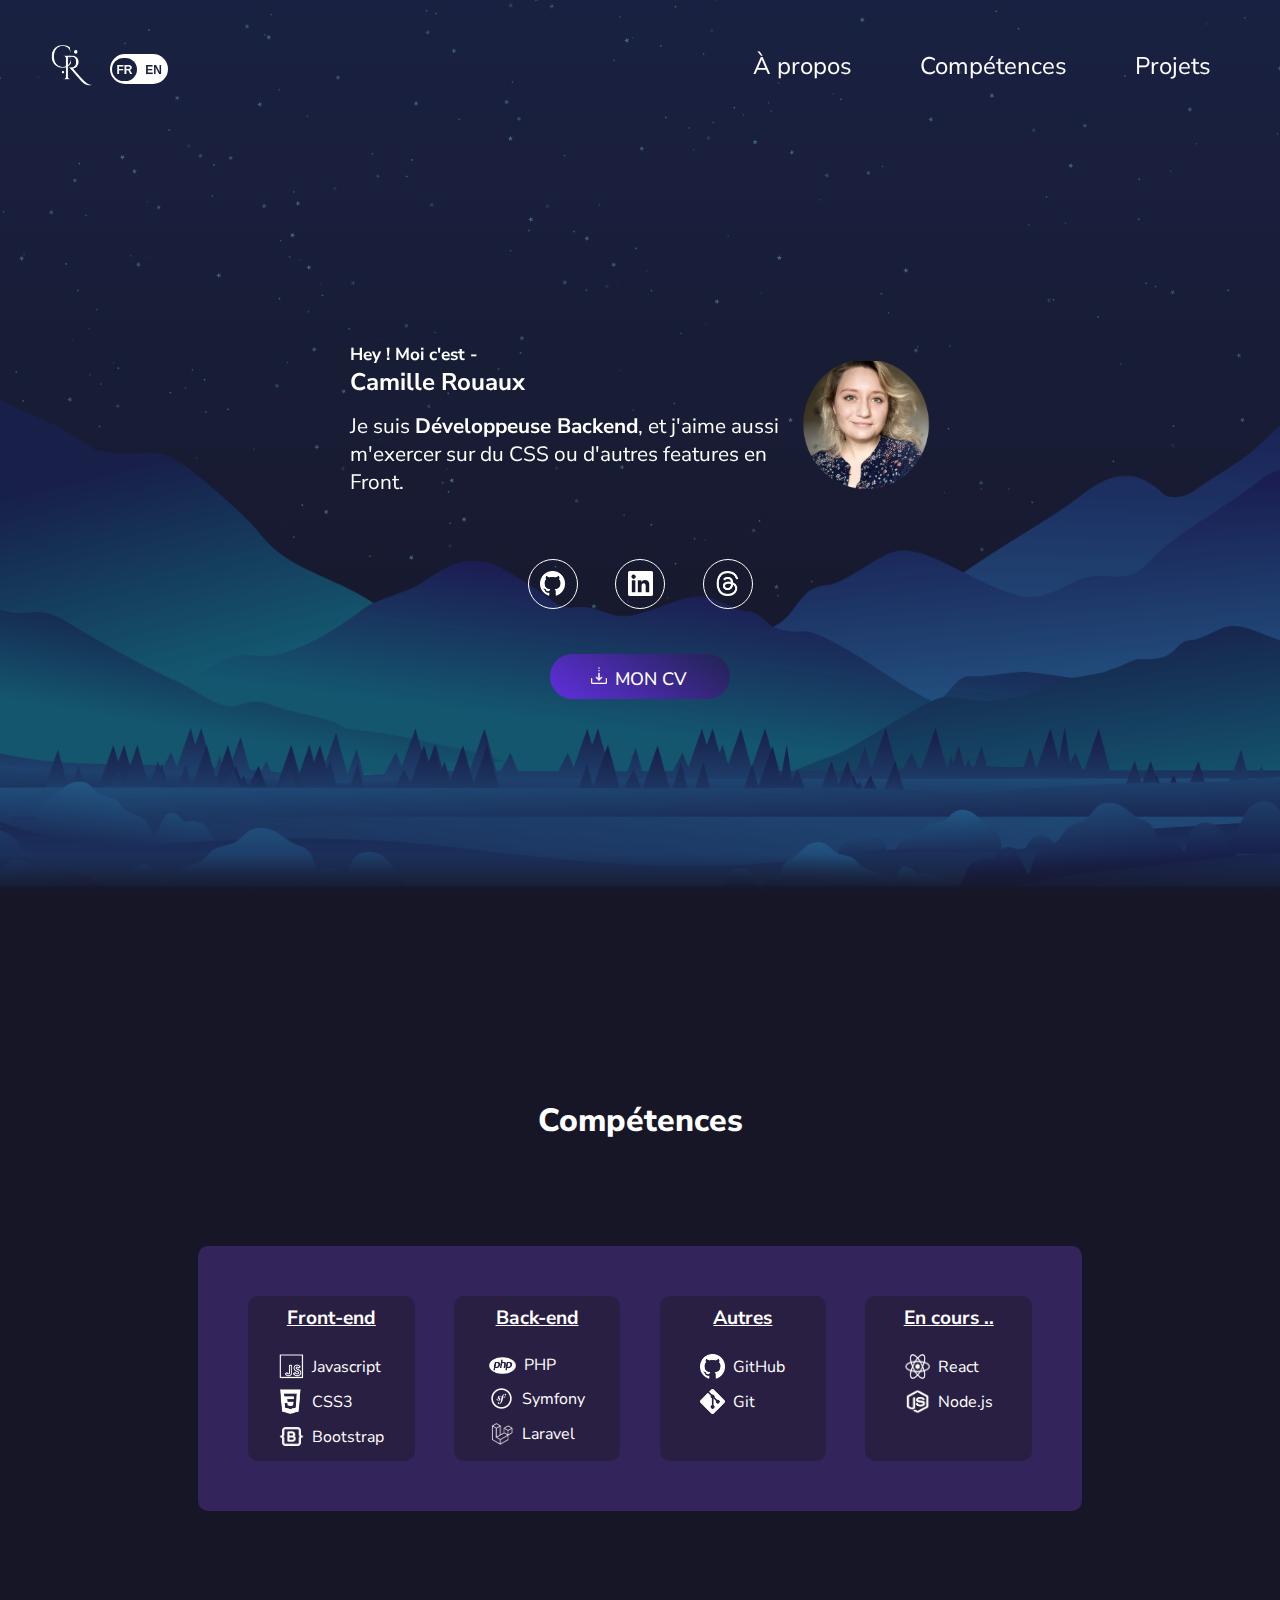
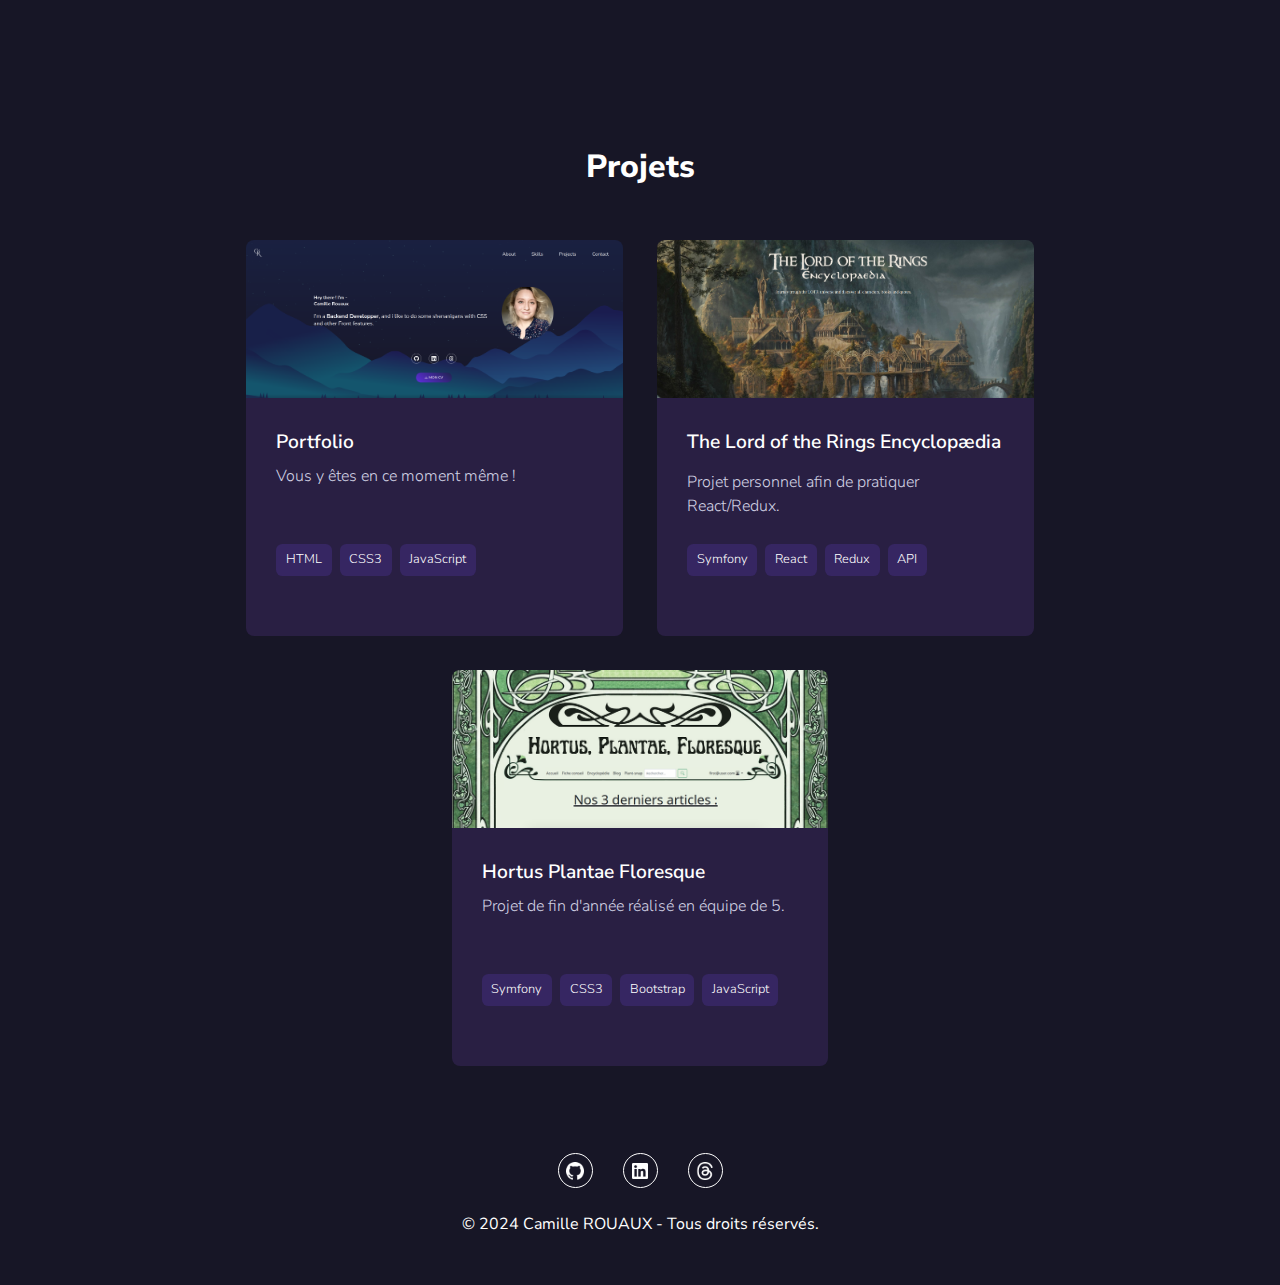
<file: index.html>
<!doctype html>
<html lang="fr">

	<head>
		<!-- Required meta tags -->
		<meta charset="utf-8">
		<meta name="viewport" content="width=device-width, initial-scale=1">
		 <!-- favicon -->
		 <link rel="shortcut icon" href="assets/image/logo.png" type="image/x-icon">
		<!-- Our custom CSS -->
		<link rel="stylesheet" href="assets/css/home.css">
		<link rel="stylesheet" href="assets/css/language_switch.css">
		<link rel="stylesheet" href="assets/css/nav.css">
		<link rel="stylesheet" href="assets/css/about.css">
		<link rel="stylesheet" href="assets/css/skills.css">
		<link rel="stylesheet" href="assets/css/projects.css">
    <link rel="stylesheet" href="assets/css/footer.css">
		<link rel="preconnect" href="https://fonts.gstatic.com" crossorigin>
		<link href="https://fonts.googleapis.com/css2?family=Nunito+Sans:ital,opsz,wght@0,6..12,200;0,6..12,300;0,6..12,400;0,6..12,500;0,6..12,600;0,6..12,700;0,6..12,800;0,6..12,900;0,6..12,1000;1,6..12,200;1,6..12,300;1,6..12,400;1,6..12,500;1,6..12,600;1,6..12,700;1,6..12,800;1,6..12,900;1,6..12,1000&display=swap" rel="stylesheet">

		<title>Camille Rouaux - Portfolio</title>
	</head>

  <body>
		<div class="burger">
			<span></span>
		</div>

		<div class="switch">
	    <input id="language-toggle" class="check-toggle check-toggle-round-flat" type="checkbox">
	    <label for="language-toggle"></label>
	    <span class="on">FR</span>
	    <span class="off">EN</span>
  	</div>

		<a href="#"><img  class="logo" src="assets/image/logo.png" alt="Logo"></a>
		
		<nav class="navbar">
			<div class="nav-links">
				<ul class="main">			
					<li><a href="#about_section" id="aboutContent">À propos</a></li>
					<li><a href="#skills_section" id="skillsContent">Compétences</a></li>
					<li><a href="#projects_section" id="projectsContent">Projets</a></li>
					<!-- <li><a href="#">Contact</a></li> -->
				</ul>
			</div>	
		</nav>

		<div class="overlay"></div>

		<section>
			<canvas id="space"></canvas>
			<!-- {# <img src="{{ asset('image/stars.png')}}" id="stars" alt="Stars"> #} -->
			<img src="assets/image/mountains_behind.png" id="mountains_behind" alt="mountains behind">
			<img src="assets/image/mountains_front.png" id="mountains_front" alt="mountains front">
		</section>

		<div class="main_section">
			
			<div class="about_section" id="about_section">
				<!-- {# <script src="https://unpkg.com/@dotlottie/player-component@latest/dist/dotlottie-player.mjs" type="module"></script> 

				<dotlottie-player class="svg" src="https://lottie.host/be0a8ac7-824c-430c-adec-de159a745ca8/00nNmb5WkL.json" background="transparent" speed="1" style="width: 100%; " loop autoplay></dotlottie-player> #} -->

				<div class="prez">
					<div class="titre">
						<h5 id="welcomeContent">Hey ! Moi c'est -</h5>
						<h2>Camille Rouaux</h2>
						<p id="introContent">Je suis <b>Développeuse Backend</b>, et j'aime aussi m'exercer sur du CSS ou d'autres features en Front.</p>
					</div>				
					<img src="assets/image/picture.png" class="avatar" alt="Photo de Camille Rouaux">	
				</div>		
				<div class="allButtons">
					<div class="socialButtons">
						<a href="https://github.com/CamilleRouaux" class="git" target="_blank">	
							<img src="assets/image/github.png">
						</a>
						<a href="https://www.linkedin.com/in/camille-rouaux/" class="linkedin" target="_blank">
							<img src="assets/image/linkedin.png">
						</a>
						<button class="mail" value="rouaux.camille@hotmail.fr">
							<img src="assets/image/mail.png">
						</button>
					</div>
					<a href="assets/doc/CV_Rouaux_Camille.pdf" download="CV_Rouaux_Camille.pdf" class="cv"><img src="assets/image/download.png" alt=""><p id="cv">Mon CV</p></a>
				</div>
			</div>

			<!-- {# <div class="scroll_arrow">
				<a href="#skills_section" aria-label="Faire défiler vers le bas jusqu'à la section Skills">
				<script src="https://unpkg.com/@dotlottie/player-component@latest/dist/dotlottie-player.mjs" type="module"></script> 

				<dotlottie-player src="https://lottie.host/01d7db93-93fe-426f-af86-10ffbf74f9c8/3qO6jI0mGQ.json" background="transparent" speed="1" style="width: 60px; height: 60px;" loop autoplay></dotlottie-player>
				</a>
			</div> #} --> 
			<div class="purple_background_section">
				<div class="skills_section" id="skills_section">
					<h2 id="title_skills_section">Compétences</h2>
					<div class="all_skills">
						<div class="front_skills" id="skills_width">
							<h3>Front-end</h3>
							<ul class="skill_list">
							<span>
								<li class="skill">
									<span class="skill_icon"><img src="assets/image/js.png" alt="logo JavaScript"></span>
									<span class="skill_text">Javascript</span>
								</li>
							</span>
								<span>
									<li class="skill">
										<span class="skill_icon"><img src="assets/image/css.png" alt="logo CSS3"></span>
										<span class="skill_text">CSS3</span>
									</li>
								</span>
								<span>
									<li class="skill">
										<span class="skill_icon"><img src="assets/image/bootstrap.png" alt="logo Bootstrap"></span>
										<span class="skill_text">Bootstrap</span>
									</li>
								</span>
							</ul>
							
						</div>

						<div class="back_skills" id="skills_width">
							<h3>Back-end</h3>
							<ul class="skill_list">
								<span>
									<li class="skill">
										<span class="skill_icon"><img src="assets/image/php.png" alt="logo Php" id="php_logo"></span>
										<span class="skill_text">PHP</span>
									</li>
								</span>
								<span>
									<li class="skill">
										<span class="skill_icon"><img src="assets/image/symfony.png" alt="logo Symfony" id="_logo"></span>
										<span class="skill_text">Symfony</span>
									</li>
								</span>
								<span>
									<li class="skill">
										<span class="skill_icon"><img src="assets/image/laravel.png" alt="logo Laravel"></span>
										<span class="skill_text">Laravel</span>
									</li>
								</span>
							</ul>
						</div>

						<div class="other_skills" id="skills_width">
							<h3 id="other">Autres</h3>
							<ul class="skill_list">
								<span>
									<li class="skill">
										<span class="skill_icon"><img src="assets/image/github.png" alt="logo GitHub"></span>
										<span class="skill_text">GitHub</span>
									</li>
								</span>
								<span>
									<li class="skill">
										<span class="skill_icon"><img src="assets/image/git.png" alt="logo Node.js"></span>
										<span class="skill_text">Git</span>
									</li>
								</span>
							</ul>	
						</div>

						<div class="loading_skills" id="skills_width">
							<h3 id="loading">En cours .. </h3>
							<ul class="skill_list">
								<span>
									<li class="skill">
										<span class="skill_icon"><img src="assets/image/react.png" alt="logo React"></span>
										<span class="skill_text">React</span>
									</li>
								</span>
								<span>
									<li class="skill">
										<span class="skill_icon"><img src="assets/image/node.png" alt="logo Node.js"></span>
										<span class="skill_text">Node.js</span>
									</li>
								</span>
							</ul>	
						</div>

					</div>
				</div>

				<div class="projects_section" id="projects_section" >
					<h2 id="title_projects_section">Projets </h2>
					<div class="projects_container">
						<div class="project_card">
							<div class="project_card_img">
								<img src="assets/image/Portfolio.png" alt="Background mon Portfolio ">
							</div>
							<div class="project_card_body">
								<h3 class="project_card_title">Portfolio</h3>
								<p class="project_card_description" id="portfolio_description">Vous y êtes en ce moment même !</p>
								<div class="project_card_tags">
									<span class="project_card_element">HTML</span>
									<span class="project_card_element">CSS3</span>
									<span class="project_card_element">JavaScript</span>
								</div>
							</div>
              <div class="project_card_overlay">
                <a href="https://github.com/CamilleRouaux/Portfolio_le_retour" class="project_card_button" target="_blank">Voir</a>
              </div>
						</div>
						<div class="project_card">
							<div class="project_card_img">
								<img src="assets/image/LOTR.png" alt="Background Image of The Lord of the Rings Encyclopædia ">
							</div>
							<div class="project_card_body">
								<h3 class="project_card_title">The Lord of the Rings Encyclopædia</h3>
								<p class="project_card_description_lotr" id="lotr_description">Projet personnel afin de pratiquer React/Redux.</p>
								<div class="project_card_tags">
									<span class="project_card_element">Symfony</span>
									<span class="project_card_element">React</span>
									<span class="project_card_element">Redux</span>
									<span class="project_card_element">API</span>
								</div>
							</div>
              <div class="project_card_overlay">
                <a href="https://github.com/CamilleRouaux/LOTR-Encyclopedia" class="project_card_button" target="_blank">Voir</a>
              </div>
						</div>
						<div class="project_card">
							<div class="project_card_img">
								<img src="assets/image/hortus.png" alt="Hortus Plantae Floresque">
							</div>
							<div class="project_card_body">
								<h3 class="project_card_title">Hortus Plantae Floresque</h3>
								<p class="project_card_description" id="hpf_description">Projet de fin d'année réalisé en équipe de 5. </p>
								<div class="project_card_tags">
									<span class="project_card_element">Symfony</span>
									<span class="project_card_element">CSS3</span>
									<span class="project_card_element">Bootstrap</span>
									<span class="project_card_element">JavaScript</span>
								</div>
							</div>
              <div class="project_card_overlay">
                <a href="https://github.com/CamilleRouaux/Hortus_Plantae_Floresque" class="project_card_button" target="_blank">Voir</a>
              </div>
						</div>
					</div>
				</div>

        <footer>
          <div class="footerSocialButtons">
            <a href="https://github.com/CamilleRouaux" class="git_footer" target="_blank">	
              <img src="assets/image/github.png">
            </a>
            <a href="https://www.linkedin.com/in/camille-rouaux/" class="linkedin_footer" target="_blank">
              <img src="assets/image/linkedin.png">
            </a>
            <button class="mail_footer" value="rouaux.camille@hotmail.fr">
              <img src="assets/image/mail.png">
            </button>
          </div>
          <p id="right_reserved">© 2024 Camille ROUAUX - Tous droits réservés.</p>
        </footer>

			</div>

		</div>	  
   
    
  </body>
		<script src="assets/js/toggle_language.js"></script>
		<script src="assets/js/twinkling_stars.js"></script>
		<script src="assets/js/parallax.js"></script>
		<script src="assets/js/burger.js"></script>
		<script src="assets/js/mail_to_clipboard.js"></script>

</html>
</file>
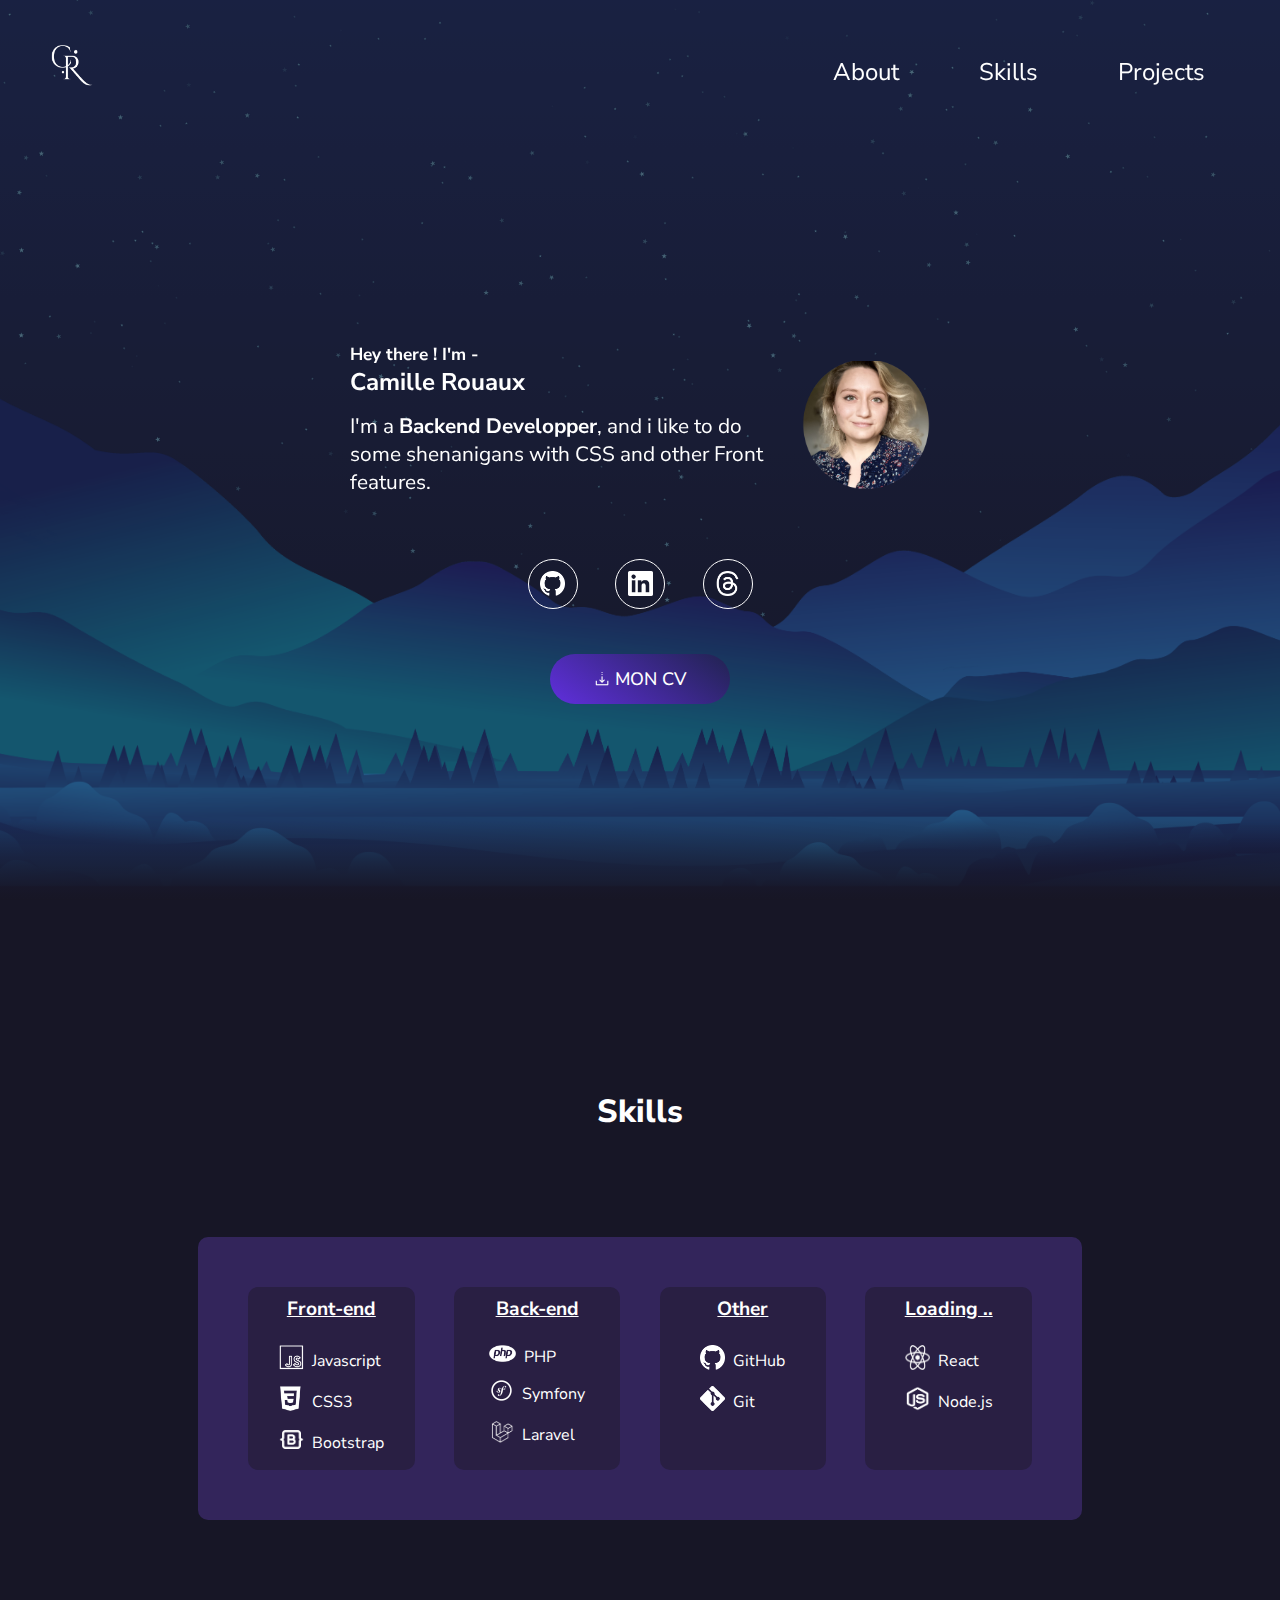
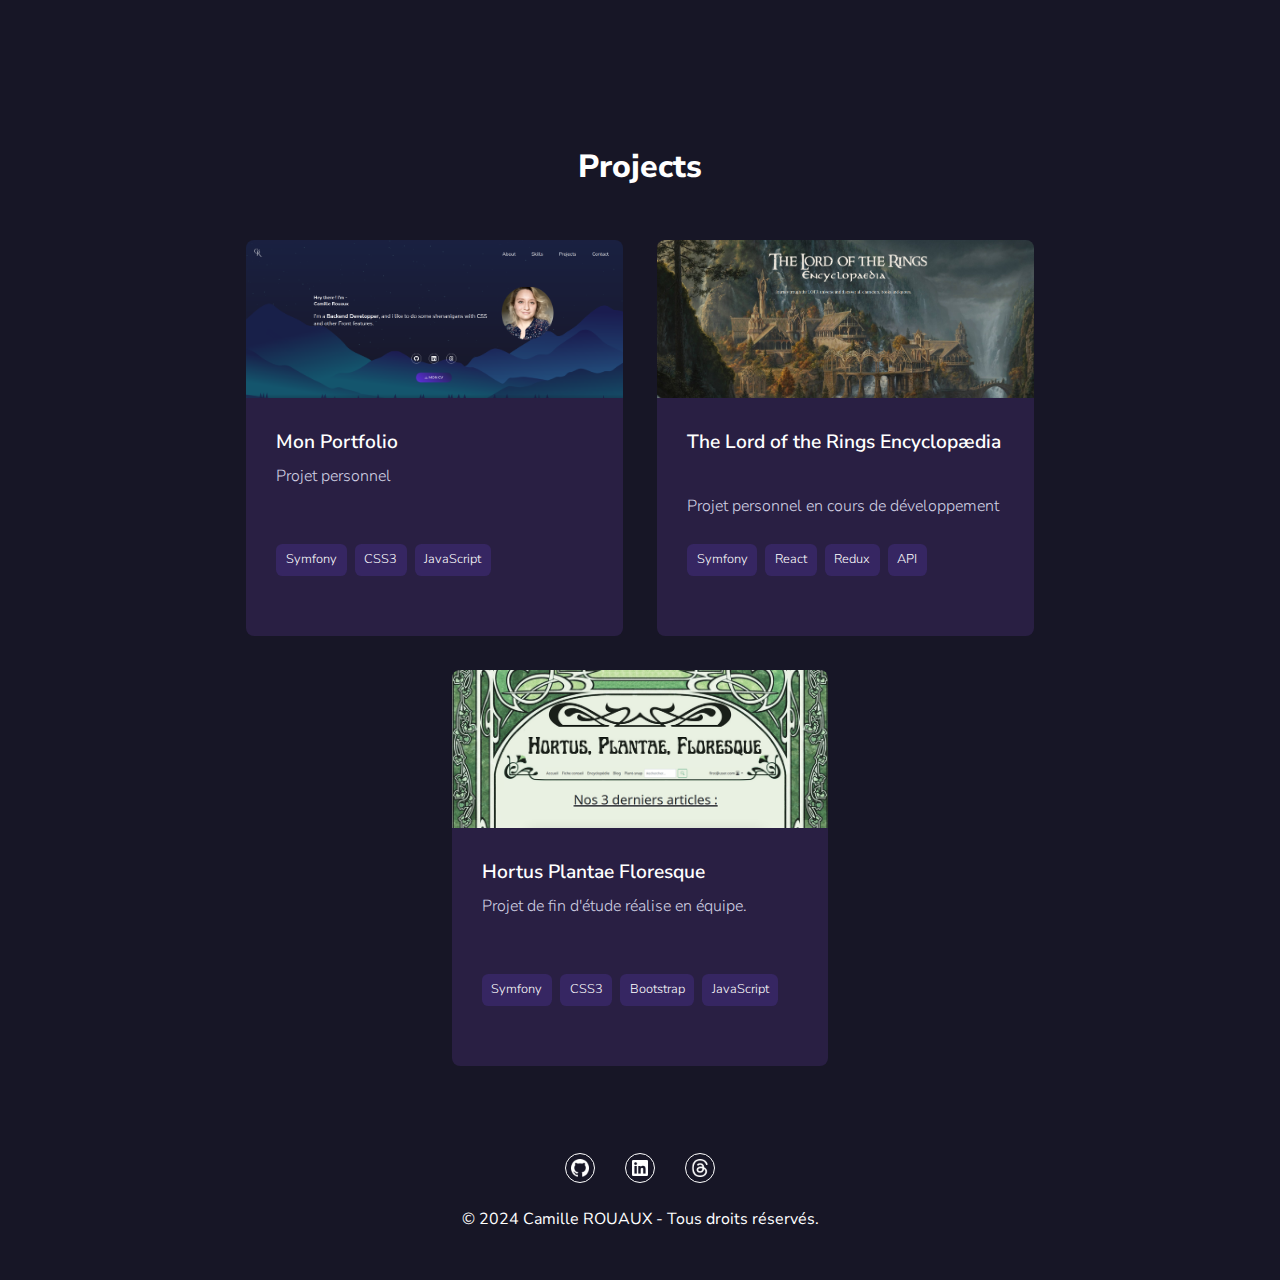
<file: public/index.html>
<!doctype html>
<html lang="fr">

	<head>
		<!-- Required meta tags -->
		<meta charset="utf-8">
		<meta name="viewport" content="width=device-width, initial-scale=1">
		 <!-- favicon -->
		 <link rel="shortcut icon" href="image/logo.png" type="image/x-icon">
		<!-- Our custom CSS -->
		<link rel="stylesheet" href="css/home.css">
		<link rel="stylesheet" href="css/nav.css">
		<link rel="stylesheet" href="css/about.css">
		<link rel="stylesheet" href="css/skills.css">
		<link rel="stylesheet" href="css/projects.css">
    <link rel="stylesheet" href="css/footer.css">
		<link rel="preconnect" href="https://fonts.gstatic.com" crossorigin>
		<link href="https://fonts.googleapis.com/css2?family=Nunito+Sans:ital,opsz,wght@0,6..12,200;0,6..12,300;0,6..12,400;0,6..12,500;0,6..12,600;0,6..12,700;0,6..12,800;0,6..12,900;0,6..12,1000;1,6..12,200;1,6..12,300;1,6..12,400;1,6..12,500;1,6..12,600;1,6..12,700;1,6..12,800;1,6..12,900;1,6..12,1000&display=swap" rel="stylesheet">

		<title>Camille Rouaux - Portfolio</title>
	</head>

  <body>
		<div class="burger">
			<span></span>
		</div>

		<a href="#"><img  class="logo" src="image/logo.png" alt="Logo"></a>
		
		<nav class="navbar">
			<div class="nav-links">
				<ul class="main">			
					<li><a href="#about_section">About</a></li>
					<li><a href="#skills_section">Skills</a></li>
					<li><a href="#projects_section">Projects</a></li>
					<!-- <li><a href="#">Contact</a></li> -->
				</ul>
			</div>	
		</nav>

		<div class="overlay"></div>

		<section>
			<canvas id="space"></canvas>
			<!-- {# <img src="{{ asset('image/stars.png')}}" id="stars" alt="Stars"> #} -->
			<img src="image/mountains_behind.png" id="mountains_behind" alt="mountains behind">
			<img src="image/mountains_front.png" id="mountains_front" alt="mountains front">
		</section>

		<div class="main_section">
			
			<div class="about_section" id="about_section">
				<!-- {# <script src="https://unpkg.com/@dotlottie/player-component@latest/dist/dotlottie-player.mjs" type="module"></script> 

				<dotlottie-player class="svg" src="https://lottie.host/be0a8ac7-824c-430c-adec-de159a745ca8/00nNmb5WkL.json" background="transparent" speed="1" style="width: 100%; " loop autoplay></dotlottie-player> #} -->

				<div class="prez">
					<div class="titre">
						<h5>Hey there ! I'm -</h5>
						<h2>Camille Rouaux</h2>
						<p>I'm a <b>Backend Developper</b>, and i like to do some shenanigans with CSS and other Front features.</p>
					</div>				
					<img src="image/picture.png" class="avatar" alt="Photo de Camille Rouaux">	
				</div>		
				<div class="allButtons">
					<div class="socialButtons">
						<a href="https://github.com/CamilleRouaux" class="git" target="_blank">	
							<img src="image/github.png">
						</a>
						<a href="https://www.linkedin.com/in/camille-rouaux/" class="linkedin" target="_blank">
							<img src="image/linkedin.png">
						</a>
						<button class="mail" value="rouaux.camille@hotmail.fr">
							<img src="image/mail.png">
						</button>
					</div>
					<a href="doc/CV_Rouaux_Camille.pdf" download="CV_Rouaux_Camille.pdf" class="cv"><img src="image/download.png" alt=""> Mon CV</a>
				</div>
			</div>

			<!-- {# <div class="scroll_arrow">
				<a href="#skills_section" aria-label="Faire défiler vers le bas jusqu'à la section Skills">
				<script src="https://unpkg.com/@dotlottie/player-component@latest/dist/dotlottie-player.mjs" type="module"></script> 

				<dotlottie-player src="https://lottie.host/01d7db93-93fe-426f-af86-10ffbf74f9c8/3qO6jI0mGQ.json" background="transparent" speed="1" style="width: 60px; height: 60px;" loop autoplay></dotlottie-player>
				</a>
			</div> #} -->
			<div class="purple_background_section">
				<div class="skills_section" id="skills_section">
					<h2>Skills</h2>
					<div class="all_skills">
						<div class="front_skills" id="skills_width">
							<h3>Front-end</h3>
							<ul class="skill_list">
							<span>
								<li class="skill">
									<span class="skill_icon"><img src="image/js.png" alt="logo JavaScript"></span>
									<span class="skill_text">Javascript</span>
								</li>
							</span>
								<span>
									<li class="skill">
										<span class="skill_icon"><img src="image/css.png" alt="logo CSS3"></span>
										<span class="skill_text">CSS3</span>
									</li>
								</span>
								<span>
									<li class="skill">
										<span class="skill_icon"><img src="image/bootstrap.png" alt="logo Bootstrap"></span>
										<span class="skill_text">Bootstrap</span>
									</li>
								</span>
							</ul>
							
						</div>

						<div class="back_skills" id="skills_width">
							<h3>Back-end</h3>
							<ul class="skill_list">
								<span>
									<li class="skill">
										<span class="skill_icon"><img src="image/php.png" alt="logo Php" id="php_logo"></span>
										<span class="skill_text">PHP</span>
									</li>
								</span>
								<span>
									<li class="skill">
										<span class="skill_icon"><img src="image/symfony.png" alt="logo Symfony" id="_logo"></span>
										<span class="skill_text">Symfony</span>
									</li>
								</span>
								<span>
									<li class="skill">
										<span class="skill_icon"><img src="image/laravel.png" alt="logo Laravel"></span>
										<span class="skill_text">Laravel</span>
									</li>
								</span>
							</ul>
						</div>

						<div class="other_skills" id="skills_width">
							<h3>Other</h3>
							<ul class="skill_list">
								<span>
									<li class="skill">
										<span class="skill_icon"><img src="image/github.png" alt="logo GitHub"></span>
										<span class="skill_text">GitHub</span>
									</li>
								</span>
								<span>
									<li class="skill">
										<span class="skill_icon"><img src="image/git.png" alt="logo Node.js"></span>
										<span class="skill_text">Git</span>
									</li>
								</span>
							</ul>	
						</div>

						<div class="loading_skills" id="skills_width">
							<h3>Loading ..</h3>
							<ul class="skill_list">
								<span>
									<li class="skill">
										<span class="skill_icon"><img src="image/react.png" alt="logo React"></span>
										<span class="skill_text">React</span>
									</li>
								</span>
								<span>
									<li class="skill">
										<span class="skill_icon"><img src="image/node.png" alt="logo Node.js"></span>
										<span class="skill_text">Node.js</span>
									</li>
								</span>
							</ul>	
						</div>

					</div>
				</div>

				<div class="projects_section" id="projects_section" >
					<h2>Projects </h2>
					<div class="projects_container">
						<div class="project_card">
							<div class="project_card_img">
								<img src="image/Portfolio.png" alt="Background mon Portfolio ">
							</div>
							<div class="project_card_body">
								<h3 class="project_card_title">Mon Portfolio</h3>
								<p class="project_card_description">Projet personnel</p>
								<div class="project_card_tags">
									<span class="project_card_element">Symfony</span>
									<span class="project_card_element">CSS3</span>
									<span class="project_card_element">JavaScript</span>
								</div>
							</div>
              <div class="project_card_overlay">
                <a href="https://github.com/CamilleRouaux/Portfolio_le_retour" class="project_card_button" target="_blank">Voir</a>
              </div>
						</div>
						<div class="project_card">
							<div class="project_card_img">
								<img src="image/LOTR.png" alt="Background Image of The Lord of the Rings Encyclopædia ">
							</div>
							<div class="project_card_body">
								<h3 class="project_card_title">The Lord of the Rings Encyclopædia</h3>
								<p class="project_card_description_lotr">Projet personnel en cours de développement</p>
								<div class="project_card_tags">
									<span class="project_card_element">Symfony</span>
									<span class="project_card_element">React</span>
									<span class="project_card_element">Redux</span>
									<span class="project_card_element">API</span>
								</div>
							</div>
              <div class="project_card_overlay">
                <a href="https://github.com/CamilleRouaux/LOTR-Encyclopedia" class="project_card_button" target="_blank">Voir</a>
              </div>
						</div>
						<div class="project_card">
							<div class="project_card_img">
								<img src="image/hortus.png" alt="Hortus Plantae Floresque">
							</div>
							<div class="project_card_body">
								<h3 class="project_card_title">Hortus Plantae Floresque</h3>
								<p class="project_card_description">Projet de fin d'étude réalise en équipe.</p>
								<div class="project_card_tags">
									<span class="project_card_element">Symfony</span>
									<span class="project_card_element">CSS3</span>
									<span class="project_card_element">Bootstrap</span>
									<span class="project_card_element">JavaScript</span>
								</div>
							</div>
              <div class="project_card_overlay">
                <a href="https://github.com/CamilleRouaux/Hortus_Plantae_Floresque" class="project_card_button" target="_blank">Voir</a>
              </div>
						</div>
					</div>
				</div>

        <footer>
          <div class="footerSocialButtons">
            <a href="https://github.com/CamilleRouaux" class="git_footer" target="_blank">	
              <img src="image/github.png">
            </a>
            <a href="https://www.linkedin.com/in/camille-rouaux/" class="linkedin_footer" target="_blank">
              <img src="image/linkedin.png">
            </a>
            <button class="mail_footer" value="rouaux.camille@hotmail.fr">
              <img src="image/mail.png">
            </button>
          </div>
          <p>© 2024 Camille ROUAUX - Tous droits réservés.</p>
        </footer>

			</div>

		</div>	  
   
    
  </body>

		<script src="js/twinkling_stars.js"></script>
		<script src="js/parallax.js"></script>
		<script src="js/burger.js"></script>
		<script src="js/mail_to_clipboard.js"></script>

</html>
</file>
<file: assets/css/home.css>
*{
	margin: 0;
	padding: 0;
	box-sizing: border-box;
	scroll-behavior: smooth;
	list-style: none;
}

body {
	min-height: 100vh;
	overflow-x: hidden;
	background-color: #1E265B;
	font-family: 'Nunito Sans', sans-serif;
	font-size: calc(0.5rem + 1vw);
}

body.overflow {
  overflow: hidden;
}

section{
	background: linear-gradient(#1D2E62, #171625);
	position: absolute;
	width: 100%;
	height: 100vh;
	padding: 100px;
	display: flex;
	justify-content: center;
	align-items: center;
	overflow: hidden;
}

section::before{
	content: '';
	position: absolute;
	bottom: 0px;
	width: 100%;
	height: 45px;
	background: linear-gradient(to top, #171625, transparent);
	z-index: 1010;
}

section img {
	position: absolute;
	top: 0;
	left: 0;
	width: 100%;
	height: 100%;
	object-fit: cover;
	pointer-events: none;
}

section img#moon{
	mix-blend-mode: screen;
}

section img#mountains_front{
	z-index: 1007;
}

#button {
	text-decoration: none;
	border-radius: 40px;
	background: #fff;
	color: #2b1055;
	font-size: 1.1em;
	z-index: 9;
	transform: translateY(100px);
	padding: 8px 15px;
}

#button:hover {
	color: #384782;
}

@media screen and (max-width: 330px) {
  #button {
    text-decoration: none;
    border-radius: 40px;
    background: #ffffff;
    color: #2b1055;
    font-size: 1.5em;
    z-index: 9;
    transform: translateY(100px);
		padding: 8px 15px;
  }
}

#space {
  position: absolute;
	width: 100%;
	height: 100vh;
	display: flex;
	justify-content: center;
	align-items: center;
	overflow: hidden;
}
</file>
<file: assets/css/language_switch.css>
.switch {
  position: absolute;
	display: inline-block;
	margin: 0 5px;
	top: 28px;
  left: 60px;
	z-index: 1008;
}

.switch > span {
  position: absolute;
  top: 14px;
  pointer-events: none;
  font-family: 'Helvetica', Arial, sans-serif;
  font-weight: bold;
  font-size: 12px;
  text-transform: uppercase;
  text-shadow: 0 1px 0 rgba(0, 0, 0, .06);
  width: 50%;
  text-align: center;
}

input.check-toggle-round-flat:checked ~ .off {
  color:  #fff;
}

input.check-toggle-round-flat:checked ~ .on {
  color: #1a213f; 
}
.switch > span.on {
  right: 30px;
  top: 9px;
  padding-left: 2px;
  color: #fff;
}

.switch > span.off {
  left: 30px;
  top: 9px;
  padding-right: 2px;
  color: #1a213f;
}

.check-toggle {
  position: absolute;
  margin-left: -9999px;
  visibility: hidden;
}
.check-toggle + label {
  display: block;
  position: relative;
  cursor: pointer;
  outline: none;
  -webkit-user-select: none;
  -moz-user-select: none;
  -ms-user-select: none;
  user-select: none;
}

input.check-toggle-round-flat + label {
  padding: 2px;
  width: 58px;
  height: 30px;
  background-color:  #fff;
  -webkit-border-radius: 60px;
  -moz-border-radius: 60px;
  -ms-border-radius: 60px;
  -o-border-radius: 60px;
  border-radius: 60px;
}

input.check-toggle-round-flat + label:before, input.check-toggle-round-flat + label:after {
  display: block;
  position: absolute;
  content: "";
}

input.check-toggle-round-flat + label:before {
  top: 2px;
  left: 2px;
  bottom: 2px;
  right: 2px;
  background-color: #fff;
  -webkit--moz-border-radius: 60px;
  -ms-border-radius: 60px;
  -o-border-radius: 60px;
  border-radius: 60px;
}
input.check-toggle-round-flat + label:after {
  top: 4px;
  left: 2px;
  bottom: 3px;
  width: 25px;
  background-color: #1a213f;
  -webkit-border-radius: 52px;
  -moz-border-radius: 52px;
  -ms-border-radius: 52px;
  -o-border-radius: 52px;
  border-radius: 52px;
  -webkit-transition: margin 0.2s;
  -moz-transition: margin 0.2s;
  -o-transition: margin 0.2s;
  transition: margin 0.2s;
}

input.check-toggle-round-flat:checked + label {
}

input.check-toggle-round-flat:checked + label:after {
  margin-left: 29px;
}

@media screen and (min-width: 1200px) {
	.switch {
  top: 54px;
	left: 105px;
  }
}
</file>
<file: assets/css/nav.css>
*, *:before, *:after {
  margin: 0;
  padding: 0;
  box-sizing: border-box;
  
}

@media screen and (min-width: 390px) {
  nav.show {
    justify-content: center;
  }

  nav{
    display: flex;
    justify-content: center;
    flex-direction: column;
  }
}

@media screen and (min-width: 1200px) {
  .navbar .nav-links{
    width: fit-content;
    position: absolute;
    top: 50px;
    right: 50px;
    display: contents;
    z-index: 1009;
  }

  nav ul li a {
    position: relative;
    display: block;
	}

  nav ul li a::after {
    content: "";
    position: absolute;
    bottom: -5px;
    left: 0;
    right: 0;
    width: 80%;
    height: 1px;
    background-color: #ffffff;
    border-radius: 0.4rem;
    margin: 0 auto;
    transition: transform .25s ease-in-out;
    transform: scaleX(0);
    transform-origin: center;
  }

  nav ul li a:hover::after {
    transform: scaleX(1);
    transform-origin: center;
  }

  .nav{
    position: absolute;
    padding: 50px;
    display: flex;
    justify-content: space-between;
    align-items: center;
    width: 100%;
    box-sizing: border-box;
  }
  
  .navbar a{
    color:#ffffff;
    text-decoration: none;
    z-index: 10000; 
  }
  
  .logo{
    position: absolute;
    top: 42px;
    left: 50px;
    width: 45px;
    height: 45px;
    z-index: 1015;
  }
  
  .navbar .nav-links ul{
    list-style: none;
    display: flex;
    font-size: 1em;
  }
  
  .navbar .nav-links ul li{
    margin: 0 19px;
  }
}

@media screen and (min-width: 1200px) {
  .navbar .nav-links {
    display: block;
  }

  nav ul.main {
    gap: 60px;
  }
}

@media screen and (max-width: 1200px) {

  /*  BURGER
  ========================================== */
  .burger {
    width: 40px;
    height: 59px;
    position: absolute;
    top: 15px;
    right: 25px;
    border-radius: 4px;
    z-index: 1010;
  }
  .burger span {
    position: relative;
    margin-top: 9px;
    margin-bottom: 9px;
    -webkit-user-select: none;
    -moz-user-select: none;
    -ms-user-select: none;
    user-select: none;
    position: absolute;
    top: 50%;
    left: 50%;
    margin-left: -15px;
    margin-top: -1.5px;
  }
  .burger span, .burger span::before, .burger span::after {
    display: block;
    width: 25px;
    height: 2px;
    background-color: #ffffff;
    outline: 1px solid transparent;
    border-radius: 50px;
    -webkit-transition-property: background-color, -webkit-transform;
    -moz-transition-property: background-color, -moz-transform;
    -o-transition-property: background-color, -o-transform;
    transition-property: background-color, transform;
    -webkit-transition-duration: 0.3s;
    -moz-transition-duration: 0.3s;
    -o-transition-duration: 0.3s;
    transition-duration: 0.3s;
  }
  .burger span::before, .burger span::after {
    position: absolute;
    content: "";
    border-radius: 50px;
  }
  .burger span::before {
    top: -9px;
  }
  .burger span::after {
    top: 9px;
  }
  .burger.clicked span {
    background-color: transparent;
  }
  .burger.clicked span::before {
    -webkit-transform: translateY(9px) rotate(45deg);
    -moz-transform: translateY(9px) rotate(45deg);
    -ms-transform: translateY(9px) rotate(45deg);
    -o-transform: translateY(9px) rotate(45deg);
    transform: translateY(9px) rotate(45deg);
  }
  .burger.clicked span::after {
    -webkit-transform: translateY(-9px) rotate(-45deg);
    -moz-transform: translateY(-9px) rotate(-45deg);
    -ms-transform: translateY(-9px) rotate(-45deg);
    -o-transform: translateY(-9px) rotate(-45deg);
    transform: translateY(-9px) rotate(-45deg);
  }

  .burger.clicked span:before, .burger.clicked span:after {
    background-color:#C2E6FF;
  }

  .burger:hover {
    cursor: pointer;
  }

  .logo{
    position: absolute;
    top: 24px;
    left: 20px;
    width: 37px;
    z-index: 1020;
  }

  /*  NAV
  ========================================== */
  nav {
    background: linear-gradient(#1D2E62, #171625);
    position: fixed;
    z-index: 1009;
    right: 0;
    height: 100%;
    width: 100%;
    padding: 100px 40px 60px 40px;
    overflow-y: hidden;
    -webkit-transform: translateX(100%);
    -moz-transform: translateX(100%);
    -ms-transform: translateX(100%);
    -o-transform: translateX(100%);
    transform: translateX(100%);
    -webkit-transition: transform 0.55s ease-in-out;
    -moz-transition: transform 0.55s ease-in-out;
    -o-transition: transform 0.55s ease-in-out;
    transition: transform 0.55s ease-in-out;
  }
  nav.show {
    -webkit-transform: translateX(0px);
    -moz-transform: translateX(0px);
    -ms-transform: translateX(0px);
    -o-transform: translateX(0px);
    transform: translateX(0px);
    display: flex;
    flex-direction: column;
  }

  nav.show ul.main li {
    -webkit-transform: translateX(0px);
    -moz-transform: translateX(0px);
    -ms-transform: translateX(0px);
    -o-transform: translateX(0px);
    transform: translateX(0px);
    opacity: 1;
  }
  nav.show ul.main li:nth-child(1) {
    transition-delay: 0.15s;
  }
  nav.show ul.main li:nth-child(2) {
    transition-delay: 0.3s;
  }
  nav.show ul.main li:nth-child(3) {
    transition-delay: 0.45s;
  }
  nav.show ul.main li:nth-child(4) {
    transition-delay: 0.6s;
  }
  nav.show ul.main li:nth-child(5) {
    transition-delay: 0.75s;
  }
  nav.show ul.main li:nth-child(6) {
    transition-delay: 0.9s;
  }
  nav.show ul.main li:nth-child(7) {
    transition-delay: 1.05s;
  }
  nav.show ul.main li:nth-child(8) {
    transition-delay: 1.2s;
  }
  nav.show ul.main li:nth-child(9) {
    transition-delay: 1.35s;
  }
  nav.show .about, nav.show .social, nav.show ul.sub {
    -webkit-transform: translateY(0px);
    -moz-transform: translateY(0px);
    -ms-transform: translateY(0px);
    -o-transform: translateY(0px);
    transform: translateY(0px);
    opacity: 1;
    transition-delay: 0.85s;
  }
 
  nav ul.main {
    display: flex;
    flex-direction: column;
    align-items: center;
    gap: 60px;
  }

  nav ul.main li {
    margin-bottom: 20px;
    -webkit-transform: translateX(40px);
    -moz-transform: translateX(40px);
    -ms-transform: translateX(40px);
    -o-transform: translateX(40px);
    transform: translateX(40px);
    opacity: 0;
    -webkit-transition: all 0.3s ease;
    -moz-transition: all 0.3s ease;
    -o-transition: all 0.3s ease;
    transition: all 0.3s ease;
  }
  nav ul.main li:last-of-type {
    margin-bottom: 0px;
  }
  
  nav ul.main li a {
    color: #C2E6FF;
    font-family: "Raleway", sans-serif;
    text-decoration: none;
    text-transform: uppercase;
    font-size: 1.5rem;
    display: block;
    letter-spacing: 5px;
    font-weight: 600;
    padding: 10px 0;
    -webkit-transition: all 0.3s ease;
    -moz-transition: all 0.3s ease;
    -o-transition: all 0.3s ease;
    transition: all 0.3s ease;
  }

  nav ul.main li a:hover {
    color: #70B8FF;
  }
  nav .about {
    margin-top: 40px;
    -webkit-transform: translateY(30px);
    -moz-transform: translateY(30px);
    -ms-transform: translateY(30px);
    -o-transform: translateY(30px);
    transform: translateY(30px);
    opacity: 0;
    -webkit-transition: all 0.4s ease;
    -moz-transition: all 0.4s ease;
    -o-transition: all 0.4s ease;
    transition: all 0.4s ease;
  }
  nav .about p {
    color: #ffffff;
    font-family: "Spectral", serif;
    font-size: 1.05rem;
    letter-spacing: 0.5px;
    line-height: 170%;
  } 


  /*  OVERLAY
  ========================================== */
  .overlay {
    position: fixed;
    top: 0;
    left: 0;
    z-index: 1008;
    width: 100%;
    height: 100%;
    -webkit-transition: all 0.3s ease-in-out;
    -moz-transition: all 0.3s ease-in-out;
    -o-transition: all 0.3s ease-in-out;
    transition: all 0.3s ease-in-out;
    background-color: rgba(255,255,255,0.20);
    opacity: 0;
    visibility: hidden;
  }
  .overlay.show {
    opacity: 0.8;
    visibility: visible;
    background-color: rgba(255,255,255,0.20);
  }
}
</file>
<file: assets/css/about.css>
.main_section {
	background-color: #17162587;
	position: relative;
	z-index: 1007;
	display: flex;
	flex-direction: column;
	/* align-items: center; */
}

.svg {
	position: absolute;
	border: 1px rgba(255, 255, 255, 0) solid;
}

.about_section{
	color: white;
	display: flex;
	flex-wrap: wrap;
	justify-content: space-around;
	align-content: stretch;
	position: relative;
	padding: 15% 40px;
	height: 100vh;
}

.prez {
	display: flex;
	justify-content: space-evenly;
	flex-direction: column-reverse;
	align-items: center;
	z-index: 1011;
	margin-bottom: 10px;
}

.about_section h2{
	font-size: 1.5rem;
	color: #fff;
}

.about_section p{
	font-size: 0.8em;
	color: #fff;
	margin-top: 3%;
	z-index: 1011;
}

.titre {
	display: flex;
	flex-direction: column;
  justify-content: center;
	align-content: flex-start;
	z-index: 1011;
}

.avatar {
	width: 58%;
	object-fit: contain;
	align-self: center;
}

.allButtons {
	display: flex;
	flex-direction: column;
	align-items: center;
	justify-content: space-evenly;
	z-index: 1015;
	width: 100%;
}

.socialButtons{
	display: flex;
	justify-content: space-evenly;
	margin-bottom: 8%;
	width: 100%;
}

.socialButtons a {
	border: 1px #fff solid;
	border-radius: 50px;
	padding: 2px;
	width: 40px;
	height: 40px;
	display: flex;
	align-items: center;
	justify-content: center;
	transition: all 0.25s cubic-bezier(0, 0, 0.2, 1);
}

.socialButtons img {
	width: 20px;
	height: 20px;
}

.socialButtons a:hover{
	background-color: #602FDD;
	transition: all 0.25s cubic-bezier(0, 0, 0.2, 1);
}

.mail {
	background-color:#17162500;
	border: 1px #fff solid;
	border-radius: 50px;
	padding: 2px;
	width: 40px;
	height: 40px;
	display: flex;
	align-items: center;
	justify-content: center;
	transition: all 0.25s cubic-bezier(0, 0, 0.2, 1);
	cursor: pointer;
}

.mail img {
	width: 20px;
	height: 20px;
}

.mail:hover{
	background-color: #602FDD;
	transition: all 0.25s cubic-bezier(0, 0, 0.2, 1);
}

.cv{
	width: 55%;
	height: 45px;
	border-radius: 50px;
	border: 0px;
	color: #fff;
	background: linear-gradient(36deg, #602FDD, #212350);
	transition: all 0.3s ease-in-out;
	cursor: pointer;
	margin-top: 00px;
	text-transform: uppercase;
	text-decoration: none;
	font-size: large;
	display: flex;
	justify-content: center;
	align-items: center;
	font-weight: 500;
	gap: 3%;
}

.cv:hover{
	transform: translateY(-6px);
	transition: all 0.3s ease-in-out;
	box-shadow: 2px 2px 20px #35118f;
}

.cv img{
	height: 20px;
	width: 20px;
}

.scroll_arrow{
	position: relative;
	width: 60px;
	z-index: 1015;
	bottom: 100px;
	left: 42%;
	cursor: pointer;
}

.scroll_arrow a{
	z-index: 1016;
}

.purple_background_section {
	background-color: #171626;
	display: flex;
	flex-direction: column;
	gap: 35px;
}

@media screen and (min-width: 360px) {
	.allButtons {
    display: flex;
    flex-direction: column;
    align-items: center;
		justify-content: flex-start;
    z-index: 1015;
    width: 100%;
    gap: 30px;
	}

}

@media screen and (min-width: 545px) {
	.about_section{
	padding: 80px;
	}

	.about_section p {
		font-size: 1em;
		color: #fff;
		margin: 3% 3% 0 0;
		z-index: 1011;
	}

	.avatar {
		width: 55%;
		object-fit: contain;
		align-self: center;
	}

	.titre {
		margin-bottom: 5%;
	}

	.allButtons {
		width: 300px;
		height: 200px;
	}
}

@media screen and (min-width: 700px) {

	.prez {
		justify-content: flex-start;
	}

	.avatar {
    width: 40%;
		margin-bottom: 3%;
	}

	.socialButtons {
    margin-top: 8%;
	}

	.socialButtons a {
    width: 50px;
    height: 50px;
	}

	.socialButtons img {
    width: 25px;
    height: 25px;
	}

	.mail {
		width: 50px;
    height: 50px;
	}

	.mail img{
		width: 25px;
    height: 25px;
	}

	.cv {
    width: 60%;
    height: 45px;
	}

	nav ul.main {
		gap: 110px;
	}

	nav ul.main li a {
		font-size: 2rem;
	}
}

@media screen and (min-width: 850px) {
	.about_section {
		align-content: center;
	}
}

@media screen and (min-width: 950px) {
	.avatar {
    width: 35%;
	}
}

@media screen and (min-width: 1100px) {
	.about_section {
		padding: 280px 250px 8%;
	}

	.socialButtons {
		margin-bottom: 5%;
	}
}

@media screen and (min-width: 1200px) {
	nav ul.main {
    gap: 30px;
	}

	nav ul.main li a {
    font-size: 1.5rem;
	}

	.prez {
		flex-direction: row;
    justify-content: space-evenly;
		padding: 0 100px;
	}

	.avatar {
    width: 22%;
	}

}
</file>
<file: assets/css/skills.css>
.skills_section {
	display: flex;
	justify-content: space-evenly;
	flex-direction: column;
	align-items: center;
	height: 90vh;
	background-color: #171626;
}

.skills_section h2{
	font-size: 2rem;
	color: #fff;
	margin-bottom: 10%;
	z-index: 1015;
	font-weight: 800;
}

.all_skills {
	width: 85%;
	display: flex;
	z-index: 1015;
	flex-wrap: wrap;
	flex-direction: row;
	justify-content: space-around;
	gap: 5%;
	row-gap: 30px;
	background-color: #33255B;
	border-radius: 10px;
	padding: 20px;
}

.all_skills h3{
	margin-bottom: 20%;
	font-size: 1.2em;
	color: #fff;
	height: 35px;
	width: 90px;
	border-radius: 50px;
	display: flex;
	justify-content: center;
	align-items: center;
	text-decoration: underline;
}

.all_skills li{
	display: flex;
	align-items: center;
	margin-bottom: 10px;
	font-size: 1em;
	color: #fff;
}

.skill_icon{
	display: flex;
}

.skill_icon img{
	height: 18px;
	width: 18px;
	margin-right: 5px;
}

#php_logo{
	height: 13px;
	width: 20px;
}

#skills_width{
	width: 31%;
	display: flex;
	flex-direction: column;
	align-items: center;
}

@media screen and (min-width: 360px) {
	.skills_section {
		justify-content: center;
	}

	.all_skills li {
    justify-content: flex-start;
		font-size: 1.2em;
	}

	.skill_icon img {
    height: 25px;
    width: 25px;
    margin-right: 8px;
	}
}

@media screen and (min-width: 412px) {
	.all_skills{
		padding: 50px;
	}

	.all_skills li {
    font-size: 1rem;
	}

	.all_skills h3 {
		height: 40px;
    width: 100px;
	}
}

@media screen and (min-width: 500px) {
	.all_skills h3 {
    height: 45px;
    width: 130px;
	}
}

@media screen and (min-width: 700px) {
	.all_skills h3 {
    height: 50px;
    width: 140px;
		margin-bottom: 10%;
	}

	#php_logo {
    height: 17px;
    width: 27px;
	}
}

@media screen and (min-width: 850px){
	.all_skills {
		justify-content: center;
		flex-wrap: nowrap;
	}
	
	.all_skills h3 {
    margin-bottom: 10%;
		font-size: 1.2rem;
		height: 40px;
    width: 140px;
	}

	#skills_width{
		background: #291F43;
		border-radius: 10px;
		padding: 2px;
	}
}

@media screen and (min-width: 1100px){
	.skills_section {
		padding: 0 120px 0 120px;
	}
}

@media screen and (min-width: 1500px){
	.skills_section {
		padding: 0 190px 0 190px;
	}

	.all_skills h3 {
		height: 45px;
    width: 160px;
	}

	#skills_width{
		padding: 2%;
	}
}
</file>
<file: assets/css/projects.css>
.projects_section {
	display: flex;
	flex-direction: column;
	justify-content: space-around;
	align-items: center;
	gap: 50px;
	background-color: #171626;
}

.projects_section h2{
	font-size: 2rem;
	color: #fff;
	z-index: 1015;
	font-weight: 800;
}

.projects_container{
	display: flex;
	flex-direction: column;
	align-items: center;
	gap: 30px;
	width: 85%;
}

.project_card {
	position: relative;
	overflow: hidden;
	display: flex;
	flex-direction: column;
	height: 400px;
	border: 2px #0f0f0f00 solid;
	border-radius: 10px;
	width: 100%;
	max-width: 470px;
}

.project_card_overlay{
	position: absolute;
	z-index: 2;
	opacity: 0;
	display: flex;
	justify-content: center;
	align-items: center;
	width: 100%;
	height: 100%;
	background-color: rgb(3 7 20 / 18%);
	-webkit-backdrop-filter: blur(8px);
	backdrop-filter: blur(8px);
	transition: all .5s ease-in-out;
}

.project_card_button {
	display: flex;
	justify-content: center;
	align-items: center;
	gap: 0.5rem;
	width: -moz-fit-content;
	width: fit-content;
	margin-top: 1.5rem;
	padding: 0.8rem 2rem;
	background: linear-gradient(36deg, #602FDD, #212350);
	border-radius: 3rem;
	color: #d0cfe2;
	text-align: center;
	transition: all .5s ease-in-out;
	text-decoration: none;
	font-size: 1.2rem;
	/* transform: translateY(40px); */
}

.project_card_overlay:hover{
	opacity: 1;
}

.project_card_button:hover{
	transform: translateY(-3px);
	transition: all 0.3s ease-in-out;
	box-shadow: 2px 2px 20px #35118f;
}

.project_card_img{
	width: 100%;
	height: 40%;
	overflow: hidden;
}

.project_card_img img{
	width: 100%;
	height: 100%;
	object-fit: cover;
	object-position: top;
}

.project_card_body{
	width: 100%;
	height: 60%;
	color: white;
	background: #291F43;
	display: flex;
	flex-direction: column;
	justify-content: space-around;
	align-items: flex-start;
	padding: 8%;
}

.project_card_title {
	height: 20%;
	padding-bottom: 8%;
	font-size: 1.2rem;
	font-weight: 600;
}

.project_card_description{
	height: 45%;
	padding-bottom: 8%;
	color: #d0cfe2;
	font-size: 1rem;
	font-weight: 300;
	line-height: 1.5;
}

.project_card_description_lotr{
	height: 45%;
	padding-bottom: 8%;
	color: #d0cfe2;
	font-size: 1rem;
	font-weight: 300;
	line-height: 1.5;
	display: flex;
	align-items: flex-end;
}

.project_card_tags{
	height: 35%;
	display: flex;
	flex-wrap: wrap;
	gap: 0.5rem;
	padding-bottom: 6%;
	font-weight: 300;
	font-size: .8rem;
	line-height: 2;
}

.project_card_element{
	height: fit-content;
	background-color: #362662;
	border-radius: 0.4rem;
	padding: 0.2rem 0.6rem;
}

@media screen and (min-width: 1000px){
	.projects_container {
		flex-direction: row;
		flex-wrap: wrap;
    justify-content: center;
	}

	.project_card {
		width: 35%;
	}
}
</file>
<file: assets/css/footer.css>
footer{
	padding: 50px;
}

.footerSocialButtons{
	display: flex;
	justify-content: center;
	gap: 30px;
}

.footerSocialButtons img{
	width: 18px;
  height: 18px;
}

.footerSocialButtons a{
	width: 35px;
	height: 35px;
	border: 1px #fff solid;
	border-radius: 50px;
	display: flex;
	align-items: center;
	justify-content: center;
	transition: all 0.25s cubic-bezier(0, 0, 0.2, 1);
}

.linkedin_footer img{
	width: 16px;
  height: 16px;
}

.footerSocialButtons a:hover{
	background-color: #602FDD;;
	transition: all 0.25s cubic-bezier(0, 0, 0.2, 1);
}

.mail_footer{
	width: 35px;
	height: 35px;
	border: 1px #fff solid;
	border-radius: 50px;
	display: flex;
	align-items: center;
	justify-content: center;
	background-color: #171626;
	transition: all 0.25s cubic-bezier(0, 0, 0.2, 1);
	cursor: pointer;
}

.mail_footer:hover {
	background-color: #602FDD;;
	transition: all 0.25s cubic-bezier(0, 0, 0.2, 1);
}

footer p{
	color: white;
	display: flex;
	justify-content: center;
	font-size: 1rem;
	margin-top: 25px;
}
</file>
<file: public/css/home.css>
*{
	margin: 0;
	padding: 0;
	box-sizing: border-box;
	scroll-behavior: smooth;
	list-style: none;
}

body {
	min-height: 100vh;
	overflow-x: hidden;
	background-color: #1E265B;
	font-family: 'Nunito Sans', sans-serif;
	font-size: calc(0.5rem + 1vw);
}

body.overflow {
  overflow: hidden;
}

section{
	background: linear-gradient(#1D2E62, #171625);
	position: absolute;
	width: 100%;
	height: 100vh;
	padding: 100px;
	display: flex;
	justify-content: center;
	align-items: center;
	overflow: hidden;
}

section::before{
	content: '';
	position: absolute;
	bottom: 0px;
	width: 100%;
	height: 80px;
	background: linear-gradient(to top, #171625, transparent);
	z-index: 1010;
}

section img {
	position: absolute;
	top: 0;
	left: 0;
	width: 100%;
	height: 100%;
	object-fit: cover;
	pointer-events: none;
}

section img#moon{
	mix-blend-mode: screen;
}

section img#mountains_front{
	z-index: 1007;
}

#button {
	text-decoration: none;
	border-radius: 40px;
	background: #fff;
	color: #2b1055;
	font-size: 1.1em;
	z-index: 9;
	transform: translateY(100px);
	padding: 8px 15px;
}

#button:hover {
	color: #384782;
}

@media screen and (max-width: 330px) {
  #button {
    text-decoration: none;
    border-radius: 40px;
    background: #ffffff;
    color: #2b1055;
    font-size: 1.5em;
    z-index: 9;
    transform: translateY(100px);
		padding: 8px 15px;
  }
}

#space {
  position: absolute;
	width: 100%;
	height: 100vh;
	display: flex;
	justify-content: center;
	align-items: center;
	overflow: hidden;
}
</file>
<file: public/css/nav.css>
*, *:before, *:after {
  margin: 0;
  padding: 0;
  box-sizing: border-box;
  
}

@media screen and (min-width: 390px) {
  nav.show {
    justify-content: center;
  }

  nav{
    display: flex;
    justify-content: center;
    flex-direction: column;
  }
}

@media screen and (min-width: 1200px) {
  .navbar .nav-links{
    width: fit-content;
    position: absolute;
    top: 50px;
    right: 50px;
    display: contents;
    z-index: 1009;
  }

  nav ul li a {
    position: relative;
    display: block;
	}

  nav ul li a::after {
    content: '';
    position: absolute;
    width: 100%;
    transform: scaleX(0);
    height: 1px;
    bottom: -5px;
    left: 0;
    background-color: #ffffff;
    transform-origin: center;
    transition: transform 0.25s ease-out;
  }

  nav ul li a:hover::after {
    transform: scaleX(1);
    transform-origin: center;
  }

  .nav{
    position: absolute;
    padding: 50px;
    display: flex;
    justify-content: space-between;
    align-items: center;
    width: 100%;
    box-sizing: border-box;
  }
  
  .navbar a{
    color:#ffffff;
    text-decoration: none;
    z-index: 10000; 
    padding: 6px;
  }
  
  .logo{
    position: absolute;
    top: 42px;
    left: 50px;
    width: 45px;
    height: 45px;
    z-index: 1015;
  }
  
  .navbar .nav-links ul{
    list-style: none;
    display: flex;
    font-size: 1em;
  }
  
  .navbar .nav-links ul li{
    margin: 0 19px;
  }
}

@media screen and (min-width: 1200px) {
  .navbar .nav-links {
    display: block;
  }

  nav ul.main {
    gap: 60px;
  }
}

@media screen and (max-width: 1200px) {

  /*  BURGER
  ========================================== */
  .burger {
    width: 40px;
    height: 59px;
    position: absolute;
    top: 15px;
    right: 25px;
    border-radius: 4px;
    z-index: 1010;
  }
  .burger span {
    position: relative;
    margin-top: 9px;
    margin-bottom: 9px;
    -webkit-user-select: none;
    -moz-user-select: none;
    -ms-user-select: none;
    user-select: none;
    position: absolute;
    top: 50%;
    left: 50%;
    margin-left: -15px;
    margin-top: -1.5px;
  }
  .burger span, .burger span::before, .burger span::after {
    display: block;
    width: 25px;
    height: 2px;
    background-color: #ffffff;
    outline: 1px solid transparent;
    border-radius: 50px;
    -webkit-transition-property: background-color, -webkit-transform;
    -moz-transition-property: background-color, -moz-transform;
    -o-transition-property: background-color, -o-transform;
    transition-property: background-color, transform;
    -webkit-transition-duration: 0.3s;
    -moz-transition-duration: 0.3s;
    -o-transition-duration: 0.3s;
    transition-duration: 0.3s;
  }
  .burger span::before, .burger span::after {
    position: absolute;
    content: "";
    border-radius: 50px;
  }
  .burger span::before {
    top: -9px;
  }
  .burger span::after {
    top: 9px;
  }
  .burger.clicked span {
    background-color: transparent;
  }
  .burger.clicked span::before {
    -webkit-transform: translateY(9px) rotate(45deg);
    -moz-transform: translateY(9px) rotate(45deg);
    -ms-transform: translateY(9px) rotate(45deg);
    -o-transform: translateY(9px) rotate(45deg);
    transform: translateY(9px) rotate(45deg);
  }
  .burger.clicked span::after {
    -webkit-transform: translateY(-9px) rotate(-45deg);
    -moz-transform: translateY(-9px) rotate(-45deg);
    -ms-transform: translateY(-9px) rotate(-45deg);
    -o-transform: translateY(-9px) rotate(-45deg);
    transform: translateY(-9px) rotate(-45deg);
  }

  .burger.clicked span:before, .burger.clicked span:after {
    background-color:#C2E6FF;
  }

  .burger:hover {
    cursor: pointer;
  }

  .logo{
    position: absolute;
    top: 24px;
    left: 20px;
    width: 37px;
    z-index: 1020;
  }

  /*  NAV
  ========================================== */
  nav {
    background: linear-gradient(#1D2E62, #171625);
    position: fixed;
    z-index: 1009;
    right: 0;
    height: 100%;
    width: 100%;
    padding: 100px 40px 60px 40px;
    overflow-y: hidden;
    -webkit-transform: translateX(100%);
    -moz-transform: translateX(100%);
    -ms-transform: translateX(100%);
    -o-transform: translateX(100%);
    transform: translateX(100%);
    -webkit-transition: transform 0.55s ease-in-out;
    -moz-transition: transform 0.55s ease-in-out;
    -o-transition: transform 0.55s ease-in-out;
    transition: transform 0.55s ease-in-out;
  }
  nav.show {
    -webkit-transform: translateX(0px);
    -moz-transform: translateX(0px);
    -ms-transform: translateX(0px);
    -o-transform: translateX(0px);
    transform: translateX(0px);
    display: flex;
    flex-direction: column;
  }

  nav.show ul.main li {
    -webkit-transform: translateX(0px);
    -moz-transform: translateX(0px);
    -ms-transform: translateX(0px);
    -o-transform: translateX(0px);
    transform: translateX(0px);
    opacity: 1;
  }
  nav.show ul.main li:nth-child(1) {
    transition-delay: 0.15s;
  }
  nav.show ul.main li:nth-child(2) {
    transition-delay: 0.3s;
  }
  nav.show ul.main li:nth-child(3) {
    transition-delay: 0.45s;
  }
  nav.show ul.main li:nth-child(4) {
    transition-delay: 0.6s;
  }
  nav.show ul.main li:nth-child(5) {
    transition-delay: 0.75s;
  }
  nav.show ul.main li:nth-child(6) {
    transition-delay: 0.9s;
  }
  nav.show ul.main li:nth-child(7) {
    transition-delay: 1.05s;
  }
  nav.show ul.main li:nth-child(8) {
    transition-delay: 1.2s;
  }
  nav.show ul.main li:nth-child(9) {
    transition-delay: 1.35s;
  }
  nav.show .about, nav.show .social, nav.show ul.sub {
    -webkit-transform: translateY(0px);
    -moz-transform: translateY(0px);
    -ms-transform: translateY(0px);
    -o-transform: translateY(0px);
    transform: translateY(0px);
    opacity: 1;
    transition-delay: 0.85s;
  }
 
  nav ul.main {
    display: flex;
    flex-direction: column;
    align-items: center;
    gap: 60px;
  }

  nav ul.main li {
    margin-bottom: 20px;
    -webkit-transform: translateX(40px);
    -moz-transform: translateX(40px);
    -ms-transform: translateX(40px);
    -o-transform: translateX(40px);
    transform: translateX(40px);
    opacity: 0;
    -webkit-transition: all 0.3s ease;
    -moz-transition: all 0.3s ease;
    -o-transition: all 0.3s ease;
    transition: all 0.3s ease;
  }
  nav ul.main li:last-of-type {
    margin-bottom: 0px;
  }
  
  nav ul.main li a {
    color: #C2E6FF;
    font-family: "Raleway", sans-serif;
    text-decoration: none;
    text-transform: uppercase;
    font-size: 1.5rem;
    display: block;
    letter-spacing: 5px;
    font-weight: 600;
    padding: 10px 0;
    -webkit-transition: all 0.3s ease;
    -moz-transition: all 0.3s ease;
    -o-transition: all 0.3s ease;
    transition: all 0.3s ease;
  }

  nav ul.main li a:hover {
    color: #70B8FF;
  }
  nav .about {
    margin-top: 40px;
    -webkit-transform: translateY(30px);
    -moz-transform: translateY(30px);
    -ms-transform: translateY(30px);
    -o-transform: translateY(30px);
    transform: translateY(30px);
    opacity: 0;
    -webkit-transition: all 0.4s ease;
    -moz-transition: all 0.4s ease;
    -o-transition: all 0.4s ease;
    transition: all 0.4s ease;
  }
  nav .about p {
    color: #ffffff;
    font-family: "Spectral", serif;
    font-size: 1.05rem;
    letter-spacing: 0.5px;
    line-height: 170%;
  } 


  /*  OVERLAY
  ========================================== */
  .overlay {
    position: fixed;
    top: 0;
    left: 0;
    z-index: 1008;
    width: 100%;
    height: 100%;
    -webkit-transition: all 0.3s ease-in-out;
    -moz-transition: all 0.3s ease-in-out;
    -o-transition: all 0.3s ease-in-out;
    transition: all 0.3s ease-in-out;
    background-color: rgba(255,255,255,0.20);
    opacity: 0;
    visibility: hidden;
  }
  .overlay.show {
    opacity: 0.8;
    visibility: visible;
    background-color: rgba(255,255,255,0.20);
  }
}
</file>
<file: public/css/about.css>
.main_section {
	background-color: #17162587;
	position: relative;
	z-index: 1007;
	display: flex;
	flex-direction: column;
	/* align-items: center; */
}

.svg {
	position: absolute;
	border: 1px rgba(255, 255, 255, 0) solid;
}

.about_section{
	color: white;
	display: flex;
	flex-wrap: wrap;
	justify-content: space-around;
	align-content: stretch;
	position: relative;
	padding: 15% 40px;
	height: 100vh;
}

.prez {
	display: flex;
	justify-content: space-evenly;
	flex-direction: column-reverse;
	align-items: center;
	z-index: 1011;
	margin-bottom: 10px;
}

.about_section h2{
	font-size: 1.5rem;
	color: #fff;
}

.about_section p{
	font-size: 1em;
	color: #fff;
	margin-top: 3%;
	z-index: 1011;
}

.titre {
	display: flex;
	flex-direction: column;
  justify-content: center;
	align-content: flex-start;
	z-index: 1011;
}

.avatar {
	width: 58%;
	object-fit: contain;
	align-self: center;
}

.allButtons {
	display: flex;
	flex-direction: column;
	align-items: center;
	justify-content: space-evenly;
	z-index: 1015;
	width: 100%;
}

.socialButtons{
	display: flex;
	justify-content: space-evenly;
	margin-bottom: 8%;
	width: 100%;
}

.socialButtons a {
	border: 1px #fff solid;
	border-radius: 50px;
	padding: 2px;
	width: 40px;
	height: 40px;
	display: flex;
	align-items: center;
	justify-content: center;
	transition: all 0.25s cubic-bezier(0, 0, 0.2, 1);
}

.socialButtons img {
	width: 20px;
	height: 20px;
}

.socialButtons a:hover{
	background-color: #602FDD;
	transition: all 0.25s cubic-bezier(0, 0, 0.2, 1);
}

.mail {
	background-color:#17162500;
	border: 1px #fff solid;
	border-radius: 50px;
	padding: 2px;
	width: 40px;
	height: 40px;
	display: flex;
	align-items: center;
	justify-content: center;
	transition: all 0.25s cubic-bezier(0, 0, 0.2, 1);
}

.mail img {
	width: 20px;
	height: 20px;
}

.mail:hover{
	background-color: #602FDD;
	transition: all 0.25s cubic-bezier(0, 0, 0.2, 1);
}

.cv{
	width: 55%;
	height: 45px;
	border-radius: 50px;
	border: 0px;
	color: #fff;
	background: linear-gradient(36deg, #602FDD, #212350);
	transition: all 0.3s ease-in-out;
	cursor: pointer;
	margin-top: 00px;
	text-transform: uppercase;
	text-decoration: none;
	font-size: large;
	display: flex;
	justify-content: center;
	align-items: center;
	font-weight: 500;
	gap: 3%;
}

.cv:hover{
	transform: translateY(-6px);
	transition: all 0.3s ease-in-out;
	box-shadow: 2px 2px 20px #35118f;
}

.cv img{
	height: 16px;
	width: 16px;
}

.scroll_arrow{
	position: relative;
	width: 60px;
	z-index: 1015;
	bottom: 100px;
	left: 42%;
	cursor: pointer;
}

.scroll_arrow a{
	z-index: 1016;
}

.purple_background_section {
	background-color: #171626;
	display: flex;
	flex-direction: column;
	gap: 35px;
}

@media screen and (min-width: 360px) {
	.allButtons {
    display: flex;
    flex-direction: column;
    align-items: center;
		justify-content: flex-start;
    z-index: 1015;
    width: 100%;
    gap: 30px;
	}

}

@media screen and (min-width: 545px) {
	.about_section{
	padding: 80px;
	}

	.about_section p {
		font-size: 1em;
		color: #fff;
		margin: 3% 3% 0 0;
		z-index: 1011;
	}

	.avatar {
		width: 55%;
		object-fit: contain;
		align-self: center;
	}

	.titre {
		margin-bottom: 5%;
	}

	.allButtons {
		width: 300px;
		height: 200px;
	}
}

@media screen and (min-width: 700px) {

	.prez {
		justify-content: flex-start;
	}

	.avatar {
    width: 40%;
		margin-bottom: 3%;
	}

	.socialButtons {
    margin-top: 8%;
	}

	.socialButtons a {
    width: 50px;
    height: 50px;
	}

	.socialButtons img {
    width: 25px;
    height: 25px;
	}

	.mail {
		width: 50px;
    height: 50px;
	}

	.mail img{
		width: 25px;
    height: 25px;
	}

	.cv {
    width: 60%;
    height: 50px;
	}

	nav ul.main {
		gap: 110px;
	}

	nav ul.main li a {
		font-size: 2rem;
	}
}

@media screen and (min-width: 850px) {
	.about_section {
		align-content: center;
	}
}

@media screen and (min-width: 950px) {
	.avatar {
    width: 35%;
	}
}

@media screen and (min-width: 1100px) {
	.about_section {
		padding: 280px 250px 8%;
	}

	.socialButtons {
		margin-bottom: 5%;
	}
}

@media screen and (min-width: 1200px) {
	nav ul.main {
    gap: 30px;
	}

	nav ul.main li a {
    font-size: 1.5rem;
	}

	.prez {
		flex-direction: row;
    justify-content: space-evenly;
		padding: 0 100px;
	}

	.avatar {
    width: 22%;
	}

}
</file>
<file: public/css/skills.css>
.skills_section {
	display: flex;
	justify-content: space-evenly;
	flex-direction: column;
	align-items: center;
	height: 90vh;
	background-color: #171626;
}

.skills_section h2{
	font-size: 2rem;
	color: #fff;
	margin-bottom: 10%;
	z-index: 1015;
	font-weight: 800;
}

.all_skills {
	width: 85%;
	display: flex;
	z-index: 1015;
	flex-wrap: wrap;
	flex-direction: row;
	justify-content: space-around;
	gap: 5%;
	row-gap: 30px;
	background-color: #33255B;
	border-radius: 10px;
	padding: 20px;
}

.all_skills h3{
	margin-bottom: 20%;
	font-size: 1.2em;
	color: #fff;
	height: 35px;
	width: 90px;
	border-radius: 50px;
	display: flex;
	justify-content: center;
	align-items: center;
	text-decoration: underline;
}

.all_skills li{
	display: flex;
	align-items: center;
	margin-bottom: 10px;
	font-size: 1em;
	color: #fff;
}

.skill_icon img{
	height: 18px;
	width: 18px;
	margin-right: 5px;
}

#php_logo{
	height: 13px;
	width: 20px;
}

#skills_width{
	width: 31%;
	display: flex;
	flex-direction: column;
	align-items: center;
}

@media screen and (min-width: 360px) {
	.skills_section {
		justify-content: center;
	}

	.all_skills li {
    align-items: center;
    justify-content: flex-start;
		font-size: 1.2em;
	}

	.skill_icon img {
    height: 25px;
    width: 25px;
    margin-right: 8px;
	}
}

@media screen and (min-width: 412px) {
	.all_skills{
		padding: 50px;
	}

	.all_skills li {
    font-size: 1rem;
	}

	.all_skills h3 {
		height: 40px;
    width: 100px;
	}
}

@media screen and (min-width: 500px) {
	.all_skills h3 {
    height: 45px;
    width: 130px;
	}
}

@media screen and (min-width: 700px) {
	.all_skills h3 {
    height: 50px;
    width: 140px;
		margin-bottom: 10%;
	}

	#php_logo {
    height: 17px;
    width: 27px;
	}
}

@media screen and (min-width: 850px){
	.all_skills {
		justify-content: center;
		flex-wrap: nowrap;
	}
	
	.all_skills h3 {
    margin-bottom: 10%;
		font-size: 1.2rem;
		height: 40px;
    width: 140px;
	}

	#skills_width{
		background: #291F43;
		border-radius: 10px;
		padding: 2px;
	}
}

@media screen and (min-width: 1100px){
	.skills_section {
		padding: 0 120px 0 120px;
	}
}

@media screen and (min-width: 1500px){
	.skills_section {
		padding: 0 190px 0 190px;
	}

	.all_skills h3 {
		height: 45px;
    width: 160px;
	}

	#skills_width{
		padding: 2%;
	}
}
</file>
<file: public/css/projects.css>
.projects_section {
	display: flex;
	flex-direction: column;
	justify-content: space-around;
	align-items: center;
	gap: 50px;
	background-color: #171626;
}

.projects_section h2{
	font-size: 2rem;
	color: #fff;
	z-index: 1015;
	font-weight: 800;
}

.projects_container{
	display: flex;
	flex-direction: column;
	align-items: center;
	gap: 30px;
	width: 85%;
}

.project_card {
	position: relative;
	overflow: hidden;
	display: flex;
	flex-direction: column;
	height: 400px;
	border: 2px #0f0f0f00 solid;
	border-radius: 10px;
	width: 100%;
	max-width: 470px;
}

.project_card_overlay{
	position: absolute;
	z-index: 2;
	opacity: 0;
	display: flex;
	justify-content: center;
	align-items: center;
	width: 100%;
	height: 100%;
	background-color: rgb(3 7 20 / 18%);
	-webkit-backdrop-filter: blur(8px);
	backdrop-filter: blur(8px);
	transition: all .5s ease-in-out;
}

.project_card_button {
	display: flex;
	justify-content: center;
	align-items: center;
	gap: 0.5rem;
	width: -moz-fit-content;
	width: fit-content;
	margin-top: 1.5rem;
	padding: 0.8rem 2rem;
	background: linear-gradient(36deg, #602FDD, #212350);
	border-radius: 3rem;
	color: #d0cfe2;
	text-align: center;
	transition: all .5s ease-in-out;
	text-decoration: none;
	font-size: 1.2rem;
	/* transform: translateY(40px); */
}

.project_card_overlay:hover{
	opacity: 1;
}

.project_card_button:hover{
	transform: translateY(-3px);
	transition: all 0.3s ease-in-out;
	box-shadow: 2px 2px 20px #35118f;
}

.project_card_img{
	width: 100%;
	height: 40%;
	overflow: hidden;
}

.project_card_img img{
	width: 100%;
	height: 100%;
	object-fit: cover;
	object-position: top;
}

.project_card_body{
	width: 100%;
	height: 60%;
	color: white;
	background: #291F43;
	display: flex;
	flex-direction: column;
	justify-content: space-around;
	align-items: flex-start;
	padding: 8%;
}

.project_card_title {
	height: 20%;
	padding-bottom: 8%;
	font-size: 1.2rem;
	font-weight: 600;
}

.project_card_description{
	height: 45%;
	padding-bottom: 8%;
	color: #d0cfe2;
	font-size: 1rem;
	font-weight: 300;
	line-height: 1.5;
}

.project_card_description_lotr{
	height: 45%;
	padding-bottom: 8%;
	color: #d0cfe2;
	font-size: 1rem;
	font-weight: 300;
	line-height: 1.5;
	display: flex;
	align-items: flex-end;
}

.project_card_tags{
	height: 35%;
	display: flex;
	flex-wrap: wrap;
	gap: 0.5rem;
	padding-bottom: 6%;
	font-weight: 300;
	font-size: .8rem;
	line-height: 2;
}

.project_card_element{
	height: fit-content;
	background-color: #362662;
	border-radius: 0.4rem;
	padding: 0.2rem 0.6rem;
}

@media screen and (min-width: 1000px){
	.projects_container {
		flex-direction: row;
		flex-wrap: wrap;
    justify-content: center;
	}

	.project_card {
		width: 35%;
	}
}
</file>
<file: public/css/footer.css>
footer{
	padding: 50px;
}

.footerSocialButtons{
	display: flex;
	justify-content: center;
	gap: 30px;
}

.footerSocialButtons img{
	width: 18px;
  height: 18px;
}

.footerSocialButtons a{
	width: 30px;
	height: 30px;
	border: 1px #fff solid;
	border-radius: 50px;
	display: flex;
	align-items: center;
	justify-content: center;
	transition: all 0.25s cubic-bezier(0, 0, 0.2, 1);
}

.linkedin_footer img{
	width: 16px;
  height: 16px;
}

.footerSocialButtons a:hover{
	background-color: #362662;
	transition: all 0.25s cubic-bezier(0, 0, 0.2, 1);
}

.mail_footer{
	width: 30px;
	height: 30px;
	border: 1px #fff solid;
	border-radius: 50px;
	display: flex;
	align-items: center;
	justify-content: center;
	background-color: #171626;
	transition: all 0.25s cubic-bezier(0, 0, 0.2, 1);
}

.mail_footer:hover {
	background-color: #362662;
	transition: all 0.25s cubic-bezier(0, 0, 0.2, 1);
}

footer p{
	color: white;
	display: flex;
	justify-content: center;
	font-size: 1rem;
	margin-top: 25px;
}
</file>
